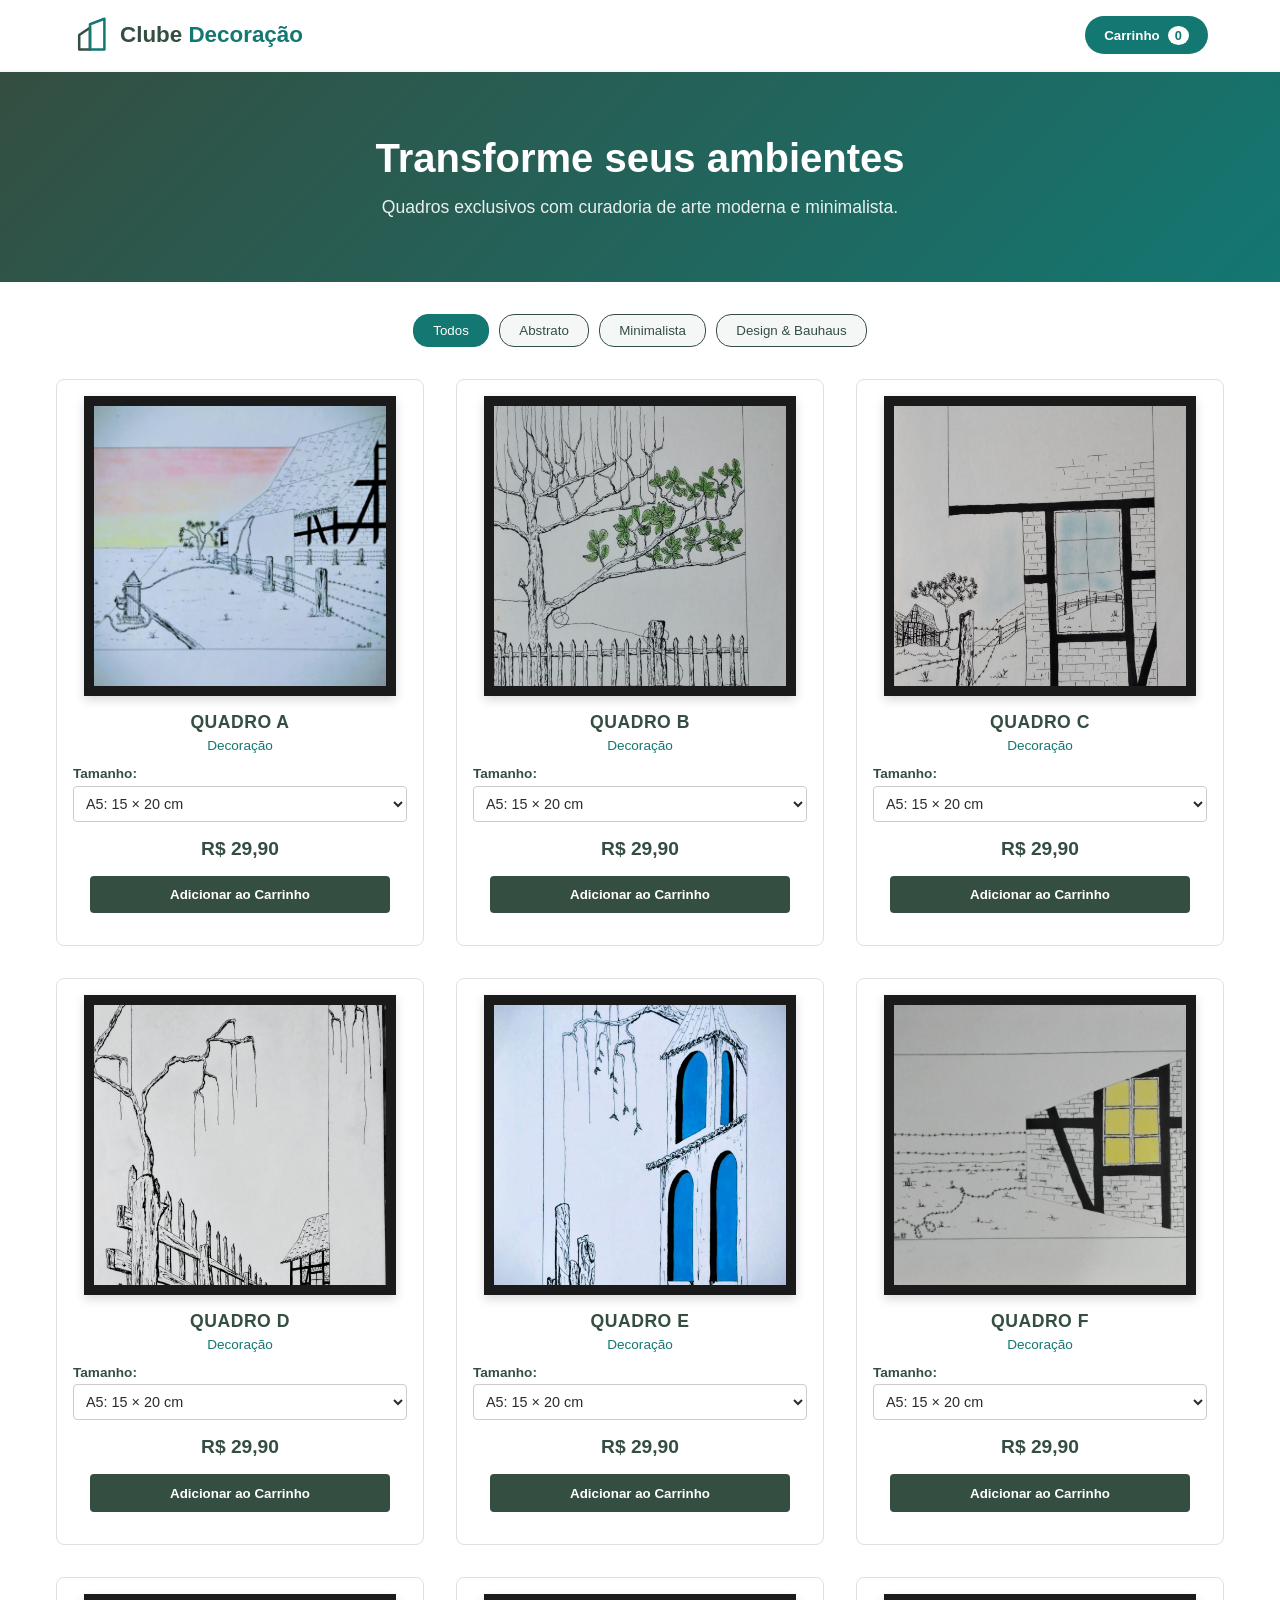
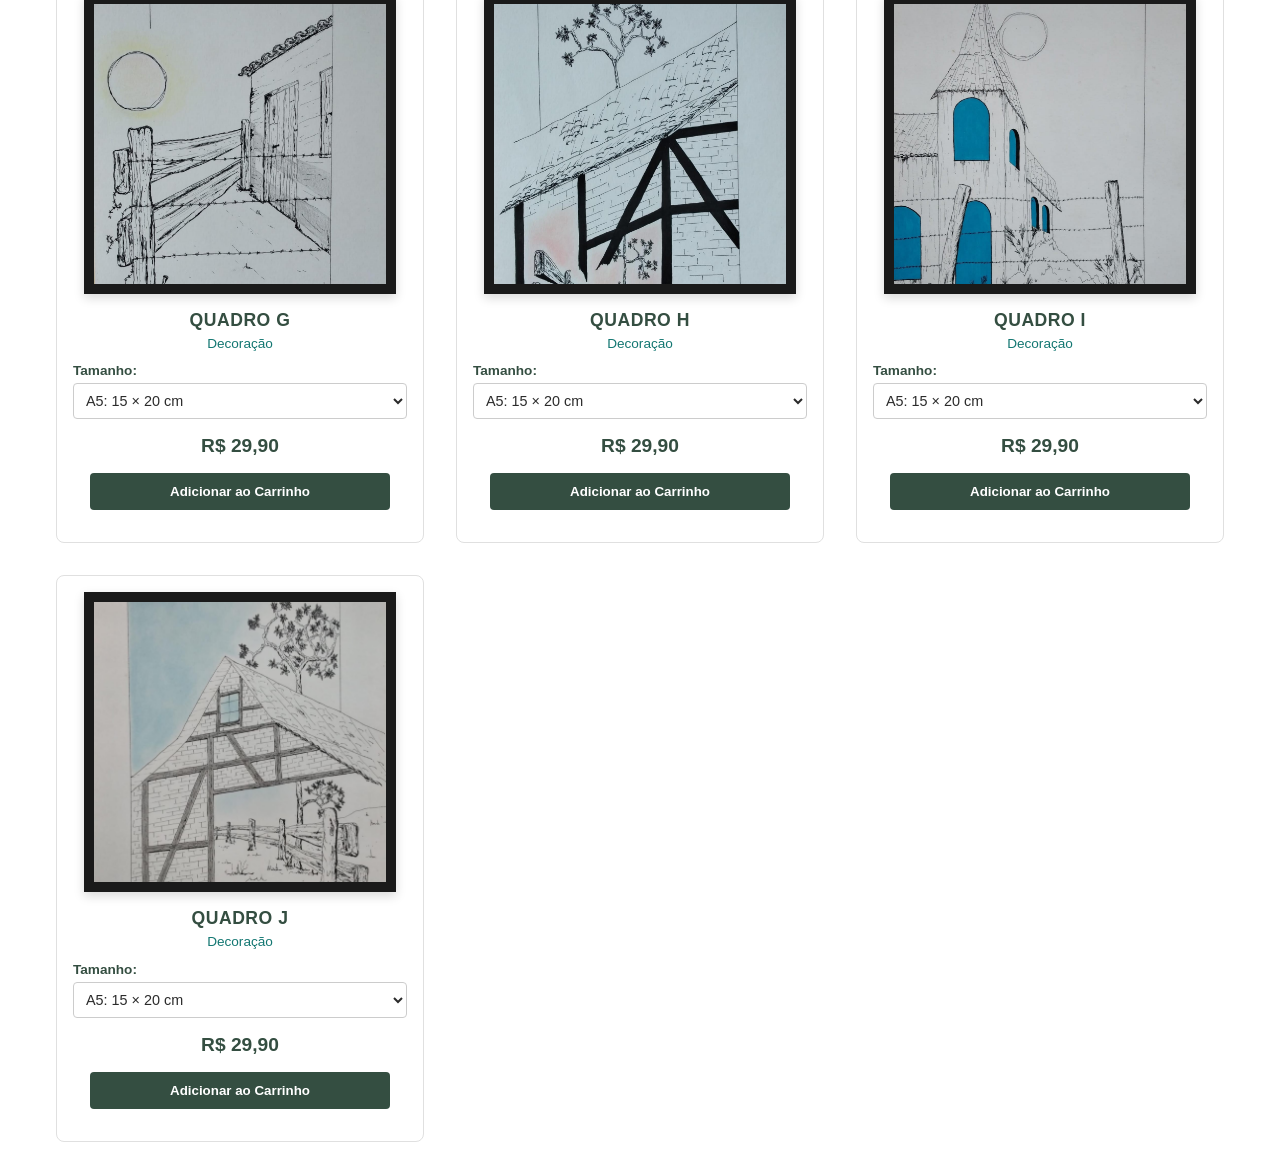
<file: catalogo.html>
<!DOCTYPE html><html lang="pt-BR"><head>
  <meta charset="UTF-8" />
  <meta name="viewport" content="width=device-width, initial-scale=1.0" />
  <title>Clube Decoração | Quadros & Arte</title>
  <link rel="stylesheet" href="catalogo.css">

  <!-- HEADER COM LOGO -->
  <header>
    <div class="nav-container">
      <a href="#" class="logo-container">
        <svg class="logo-svg" viewBox="0 0 100 100" fill="none" xmlns="http://www.w3.org/2000/svg">
          <path d="M 20,90 L 20,50 L 50,30 L 50,90 Z" stroke="#344e41" stroke-width="7" fill="none" stroke-linejoin="round"/>
          <path d="M 50,90 L 50,20 L 90,5 L 90,90 Z" stroke="#137772" stroke-width="7" fill="none" stroke-linejoin="round"/>
        </svg>
        <div class="logo-text">Clube <span>Decoração</span></div>
      </a>
      <button class="cart-btn" id="open-cart">
        Carrinho <span class="cart-count" id="cart-count">0</span>
      </button>
    </div>
  </header>

  <!-- HERO -->
  <section class="hero">
    <h1>Transforme seus ambientes</h1>
    <p>Quadros exclusivos com curadoria de arte moderna e minimalista.</p>
  </section>

  <!-- CONTEÚDO PRINCIPAL -->
  <main class="main-container">
    <div class="filters">
      <button class="filter-btn active" onclick="filterCategory('todos')">Todos</button>
      <button class="filter-btn" onclick="filterCategory('abstrato')">Abstrato</button>
      <button class="filter-btn" onclick="filterCategory('minimalista')">Minimalista</button>
      <button class="filter-btn" onclick="filterCategory('design')">Design & Bauhaus</button>
    </div>

    <div class="products-grid" id="products-grid">
      <!-- Inserido dinamicamente via JS -->
    </div>
  </main>

  <!-- MODAL DO CARRINHO -->
  <div class="overlay" id="overlay" onclick="closeAllModals()"></div>
  <div class="cart-modal" id="cart-modal">
    <div class="cart-header">
      <h2>Seu Carrinho</h2>
      <button class="close-cart" onclick="closeCart()">&times;</button>
    </div>
    <div class="cart-items" id="cart-items">
      <!-- Itens do carrinho -->
    </div>
    <div class="cart-footer">
      <div class="cart-total">
        <span>Total:</span>
        <span id="cart-total-price">R$ 0,00</span>
      </div>
      <button class="checkout-btn" onclick="goToCheckout()">Finalizar Compra</button>
    </div>
  </div>

  <!-- TELA DE CHECKOUT -->
  <div class="checkout-modal" id="checkout-modal">
    <div class="cart-header">
      <h2>Dados do Pedido</h2>
      <button class="close-cart" onclick="closeCheckout()">&times;</button>
    </div>
    <form class="checkout-form" id="checkout-form" onsubmit="handleFinalCheckout(event)">
      <div class="form-group">
        <label for="full-name">Nome Completo</label>
        <input type="text" id="full-name" required placeholder="Digite seu nome completo" />
      </div>

      <div class="form-group">
        <label for="cpf">CPF</label>
        <input type="text" id="cpf" maxlength="14" required placeholder="000.000.000-00" oninput="formatCPF(this)" />
      </div>

      <div class="form-group">
        <label for="email">E-mail</label>
        <input type="email" id="email" required placeholder="seu@email.com" />
      </div>

      <!-- NOVO CAMPO DE CEP -->
      <div class="form-group">
        <label for="cep">CEP</label>
        <input type="text" id="cep" maxlength="9" required placeholder="00000-000" oninput="formatCEP(this)" onblur="searchCEP()" />
        <span id="cep-message" class="cep-message"></span>
      </div>

      <div class="form-row">
        <div class="form-group" style="flex: 2;">
          <label for="city">Cidade</label>
          <input type="text" id="city" required placeholder="Sua cidade" />
        </div>
        <div class="form-group" style="flex: 1;">
          <label for="state">Estado (UF)</label>
          <input type="text" id="state" maxlength="2" required placeholder="SP" style="text-transform: uppercase;" />
        </div>
      </div>

      <div class="form-group">
        <label for="number">Número</label>
        <input type="text" id="number" required placeholder="Nº da residência" />
      </div>

      <div class="qr-container">
        <p>Pagamento via PIX (Escaneie o QR Code abaixo):</p>
        <img src="imagens/WhatsApp Image 2026-06-05 at 12.01.20.jpeg" alt="QR Code de Pagamento" class="qr-image" />
      </div>

      <button type="submit" class="checkout-btn">Confirmar e Finalizar Compra</button>
    </form>
  </div>

  <!-- JAVASCRIPT INTERATIVO -->
  <script src="script.js"></script>
</body>
</html>
</file>
<file: catalogo.css>
:root {
      --primary: #137772;
      --secondary: #344e41;
      --white: #ffffff;
      --light-gray: #f4f7f6;
      --text: #2b2b2b;
      --error: #e74c3c;
    }

    * {
      margin: 0;
      padding: 0;
      box-sizing: border-box;
      font-family: 'Segoe UI', Tahoma, Geneva, Verdana, sans-serif;
    }

    body {
      background-color: var(--white);
      color: var(--text);
    }

    /* HEADER */
    header {
      background-color: var(--white);
      border-bottom: 2px solid var(--light-gray);
      position: sticky;
      top: 0;
      z-index: 100;
    }

    .nav-container {
      max-width: 1200px;
      margin: 0 auto;
      display: flex;
      justify-content: space-between;
      align-items: center;
      padding: 1rem 2rem;
    }

    .logo-container {
      display: flex;
      align-items: center;
      gap: 12px;
      text-decoration: none;
    }

    .logo-svg {
      width: 36px;
      height: 36px;
    }

    .logo-text {
      font-size: 1.4rem;
      font-weight: 700;
      color: var(--secondary);
    }

    .logo-text span {
      color: var(--primary);
    }

    .cart-btn {
      background-color: var(--primary);
      color: var(--white);
      border: none;
      padding: 0.6rem 1.2rem;
      border-radius: 20px;
      cursor: pointer;
      font-weight: 600;
      display: flex;
      align-items: center;
      gap: 8px;
      transition: background 0.3s;
    }

    .cart-btn:hover {
      background-color: var(--secondary);
    }

    .cart-count {
      background-color: var(--white);
      color: var(--primary);
      border-radius: 50%;
      padding: 2px 7px;
      font-size: 0.8rem;
    }

    /* HERO SECTION */
    .hero {
      background: linear-gradient(135deg, var(--secondary) 0%, var(--primary) 100%);
      color: var(--white);
      text-align: center;
      padding: 4rem 1rem;
    }

    .hero h1 {
      font-size: 2.5rem;
      margin-bottom: 1rem;
    }

    .hero p {
      font-size: 1.1rem;
      opacity: 0.9;
    }

    /* FILTROS E PRODUTOS */
    .main-container {
      max-width: 1200px;
      margin: 2rem auto;
      padding: 0 1rem;
    }

    .filters {
      display: flex;
      justify-content: center;
      gap: 10px;
      margin-bottom: 2rem;
      flex-wrap: wrap;
    }

    .filter-btn {
      background-color: var(--light-gray);
      color: var(--secondary);
      border: 1px solid var(--secondary);
      padding: 0.5rem 1.2rem;
      border-radius: 15px;
      cursor: pointer;
      transition: all 0.3s;
    }

    .filter-btn.active, .filter-btn:hover {
      background-color: var(--primary);
      color: var(--white);
      border-color: var(--primary);
    }

    .products-grid {
      display: grid;
      grid-template-columns: repeat(auto-fill, minmax(280px, 1fr));
      gap: 2rem;
    }

    .product-card {
      border: 1px solid #e0e0e0;
      border-radius: 8px;
      overflow: hidden;
      transition: transform 0.3s, box-shadow 0.3s;
      background: var(--white);
      display: flex;
      flex-direction: column;
      align-items: center;
      text-align: center;
      padding-bottom: 1rem;
    }

    .product-card:hover {
      transform: translateY(-5px);
      box-shadow: 0 8px 15px rgba(0,0,0,0.1);
    }

    .product-frame {
      width: 85%;
      margin-top: 1rem;
      border: 10px solid #1a1a1a;
      box-shadow: 0 4px 10px rgba(0,0,0,0.15);
      background-color: #fcfcfc;
      overflow: hidden;
    }

    .product-img {
      width: 100%;
      height: 280px;
      object-fit: cover;
      display: block;
    }

    .product-info {
      padding: 1rem;
      width: 100%;
    }

    .product-title {
      font-size: 1.1rem;
      color: var(--secondary);
      margin-bottom: 0.3rem;
      text-transform: uppercase;
      letter-spacing: 0.5px;
    }

    .product-category {
      font-size: 0.85rem;
      color: var(--primary);
      margin-bottom: 0.8rem;
    }

    .size-selector-container {
      margin-bottom: 1rem;
      text-align: left;
    }

    .size-selector-container label {
      display: block;
      font-size: 0.85rem;
      color: var(--secondary);
      font-weight: 600;
      margin-bottom: 0.3rem;
    }

    .size-select {
      width: 100%;
      padding: 0.5rem;
      border: 1px solid #ccc;
      border-radius: 4px;
      background-color: var(--white);
      color: var(--text);
      font-size: 0.9rem;
      outline: none;
    }

    .product-price {
      font-weight: bold;
      color: var(--secondary);
      font-size: 1.2rem;
      margin-bottom: 1rem;
    }

    .add-to-cart {
      width: 90%;
      background-color: var(--secondary);
      color: var(--white);
      border: none;
      padding: 0.7rem;
      border-radius: 4px;
      cursor: pointer;
      font-weight: 600;
      transition: background 0.3s;
    }

    .add-to-cart:hover {
      background-color: var(--primary);
    }

    /* CARRINHO MODAL */
    .cart-modal {
      display: none;
      position: fixed;
      top: 0;
      right: 0;
      width: 100%;
      max-width: 400px;
      height: 100%;
      background-color: var(--white);
      box-shadow: -4px 0 15px rgba(0,0,0,0.2);
      z-index: 101;
      padding: 1.5rem;
      flex-direction: column;
    }

    .cart-modal.open {
      display: flex;
    }

    .cart-header {
      display: flex;
      justify-content: space-between;
      align-items: center;
      border-bottom: 2px solid var(--light-gray);
      padding-bottom: 1rem;
      color: var(--secondary);
    }

    .close-cart {
      background: none;
      border: none;
      font-size: 1.5rem;
      cursor: pointer;
      color: var(--secondary);
    }

    .cart-items {
      flex: 1;
      overflow-y: auto;
      margin: 1rem 0;
    }

    .cart-item {
      display: flex;
      justify-content: space-between;
      align-items: center;
      margin-bottom: 1rem;
      padding-bottom: 0.5rem;
      border-bottom: 1px solid #eee;
    }

    .cart-item-info h4 {
      font-size: 0.95rem;
      color: var(--secondary);
    }

    .cart-item-info span.size-tag {
      font-size: 0.8rem;
      color: #666;
      display: block;
      margin: 2px 0;
    }

    .cart-item-info p {
      color: var(--primary);
      font-weight: bold;
      font-size: 0.9rem;
    }

    .remove-btn {
      background: none;
      border: none;
      color: var(--error);
      cursor: pointer;
      font-size: 0.85rem;
    }

    .cart-footer {
      border-top: 2px solid var(--light-gray);
      padding-top: 1rem;
    }

    .cart-total {
      display: flex;
      justify-content: space-between;
      font-size: 1.2rem;
      font-weight: bold;
      color: var(--secondary);
      margin-bottom: 1rem;
    }

    .checkout-btn {
      width: 100%;
      background-color: var(--primary);
      color: var(--white);
      border: none;
      padding: 1rem;
      border-radius: 4px;
      font-size: 1rem;
      font-weight: bold;
      cursor: pointer;
    }

    .overlay {
      display: none;
      position: fixed;
      top: 0;
      left: 0;
      width: 100%;
      height: 100%;
      background-color: rgba(0,0,0,0.5);
      z-index: 100;
    }

    .overlay.open {
      display: block;
    }

    /* TELA DE CHECKOUT MODAL */
    .checkout-modal {
      display: none;
      position: fixed;
      top: 50%;
      left: 50%;
      transform: translate(-50%, -50%);
      width: 90%;
      max-width: 600px;
      max-height: 90vh;
      background-color: var(--white);
      box-shadow: 0 5px 25px rgba(0,0,0,0.3);
      z-index: 102;
      padding: 2rem;
      border-radius: 8px;
      overflow-y: auto;
    }

    .checkout-modal.open {
      display: block;
    }

    .checkout-form {
      display: flex;
      flex-direction: column;
      gap: 1rem;
      margin-top: 1rem;
    }

    .form-group {
      display: flex;
      flex-direction: column;
      gap: 0.3rem;
    }

    .form-group label {
      font-size: 0.9rem;
      font-weight: 600;
      color: var(--secondary);
    }

    .form-group input {
      padding: 0.6rem;
      border: 1px solid #ccc;
      border-radius: 4px;
      font-size: 0.95rem;
    }

    .form-group input:focus {
      outline: 2px solid var(--primary);
    }

    .form-row {
      display: flex;
      gap: 1rem;
    }

    .form-row .form-group {
      flex: 1;
    }

    .cep-message {
      font-size: 0.8rem;
      margin-top: 2px;
    }

    .cep-message.loading { color: var(--primary); }
    .cep-message.error { color: var(--error); }
    .cep-message.success { color: #27ae60; }

    .qr-container {
      text-align: center;
      margin: 1.5rem 0;
      padding: 1rem;
      background-color: var(--light-gray);
      border-radius: 8px;
    }

    .qr-container p {
      font-size: 0.9rem;
      font-weight: 600;
      color: var(--secondary);
      margin-bottom: 0.5rem;
    }

    .qr-image {
      max-width: 200px;
      width: 100%;
      height: auto;
      border-radius: 4px;
      border: 1px solid #ddd;
    }
</file>
